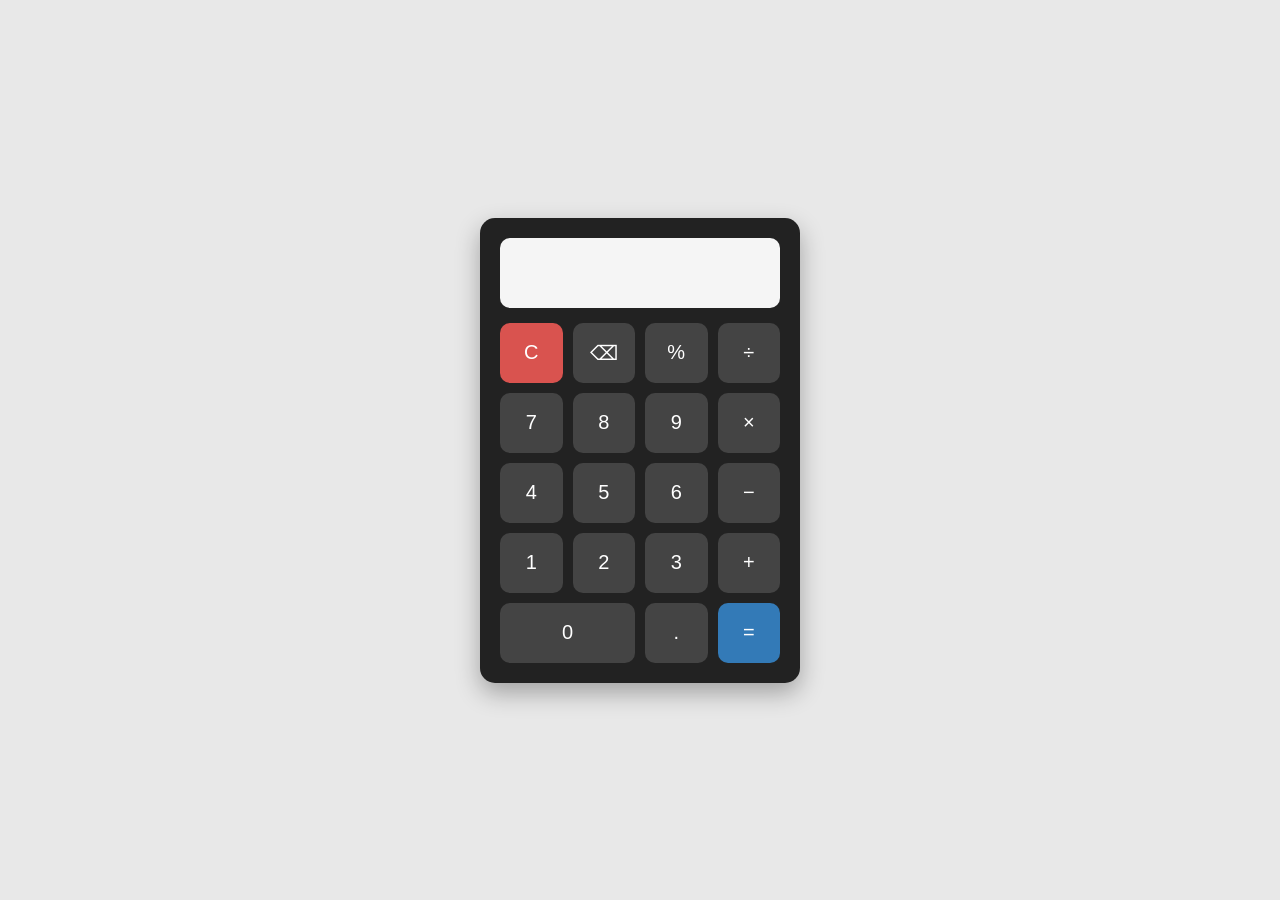
<file: calculator/index.html>
<!DOCTYPE html>
<html lang="en">
<head>
    <meta charset="UTF-8">
    <meta name="viewport" content="width=device-width, initial-scale=1.0">
    <title>Calculator</title>
    <link rel="stylesheet" href="style.css">
</head>
<body>

    <div class="calculator">

        <input type="text" id="display" readonly>

        <div class="buttons">
            <button onclick="clearDisplay()" class="clear">C</button>
            <button onclick="deleteLast()">⌫</button>
            <button onclick="appendValue('%')">%</button>
            <button onclick="appendValue('/')">÷</button>

            <button onclick="appendValue('7')">7</button>
            <button onclick="appendValue('8')">8</button>
            <button onclick="appendValue('9')">9</button>
            <button onclick="appendValue('*')">×</button>

            <button onclick="appendValue('4')">4</button>
            <button onclick="appendValue('5')">5</button>
            <button onclick="appendValue('6')">6</button>
            <button onclick="appendValue('-')">−</button>

            <button onclick="appendValue('1')">1</button>
            <button onclick="appendValue('2')">2</button>
            <button onclick="appendValue('3')">3</button>
            <button onclick="appendValue('+')">+</button>

            <button onclick="appendValue('0')" class="zero">0</button>
            <button onclick="appendValue('.')">.</button>
            <button onclick="calculate()" class="equals">=</button>
        </div>

    </div>

    <script src="script.js"></script>
</body>
</html>
</file>
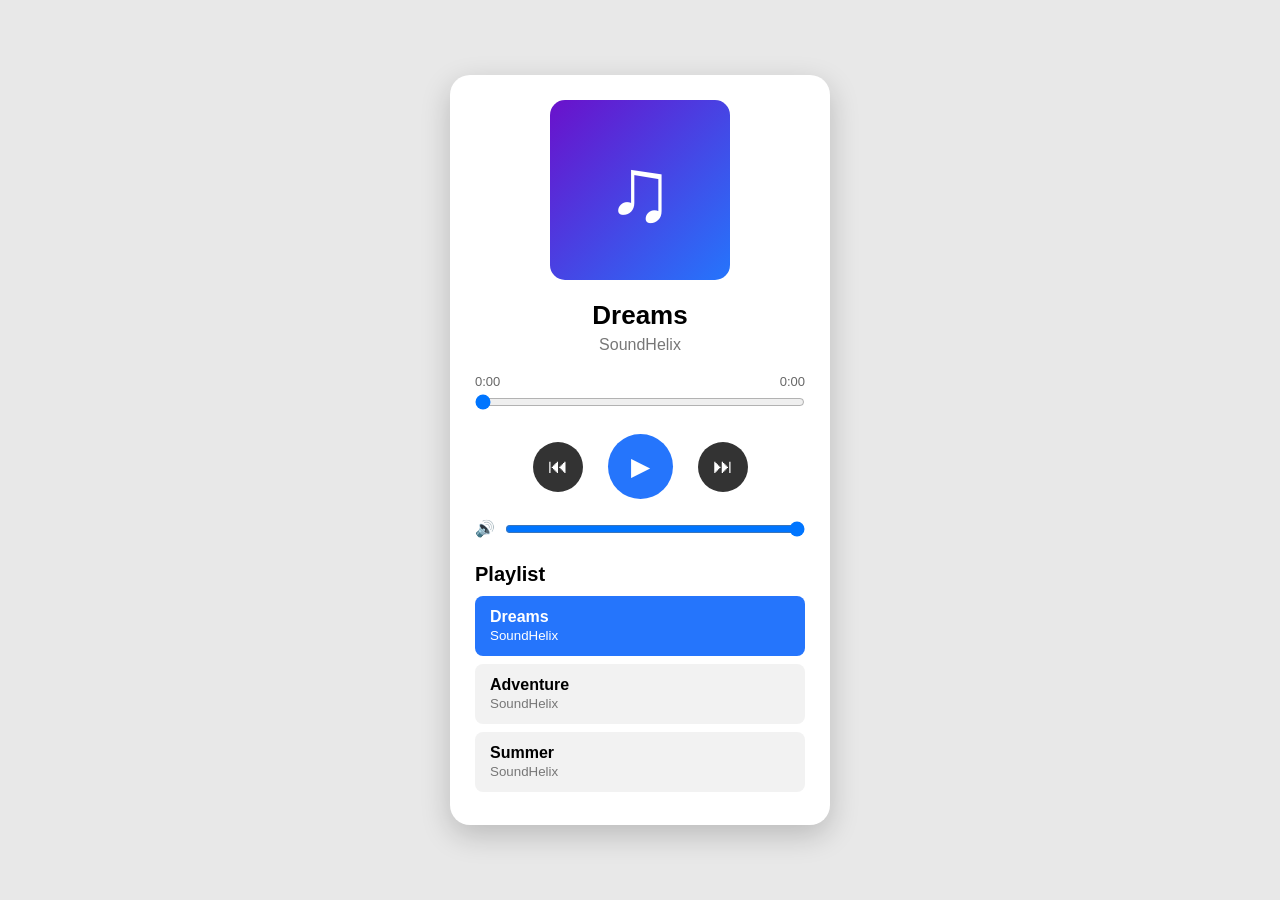
<file: music-player/index.html>
<!DOCTYPE html>
<html lang="en">
<head>
    <meta charset="UTF-8">
    <meta name="viewport" content="width=device-width, initial-scale=1.0">
    <title>Music Player</title>
    <link rel="stylesheet" href="style.css">
</head>
<body>

    <div class="music-player">

        <div class="album">
            <div class="music-icon">♫</div>
        </div>

        <h1 id="song-title">Dreams</h1>
        <p id="artist">SoundHelix</p>

        <div class="time">
            <span id="current-time">0:00</span>
            <span id="duration">0:00</span>
        </div>

        <input type="range" id="progress" value="0" min="0" max="100">

        <div class="controls">
            <button id="prev">⏮</button>
            <button id="play">▶</button>
            <button id="next">⏭</button>
        </div>

        <div class="volume-container">
            <span>🔊</span>
            <input type="range" id="volume" min="0" max="1" step="0.01" value="1">
        </div>

        <div class="playlist">
            <h2>Playlist</h2>

            <div class="song active" data-index="0">
                <span>Dreams</span>
                <small>SoundHelix</small>
            </div>

            <div class="song" data-index="1">
                <span>Adventure</span>
                <small>SoundHelix</small>
            </div>

            <div class="song" data-index="2">
                <span>Summer</span>
                <small>SoundHelix</small>
            </div>
        </div>

    </div>

    <script src="script.js"></script>
</body>
</html>
</file>
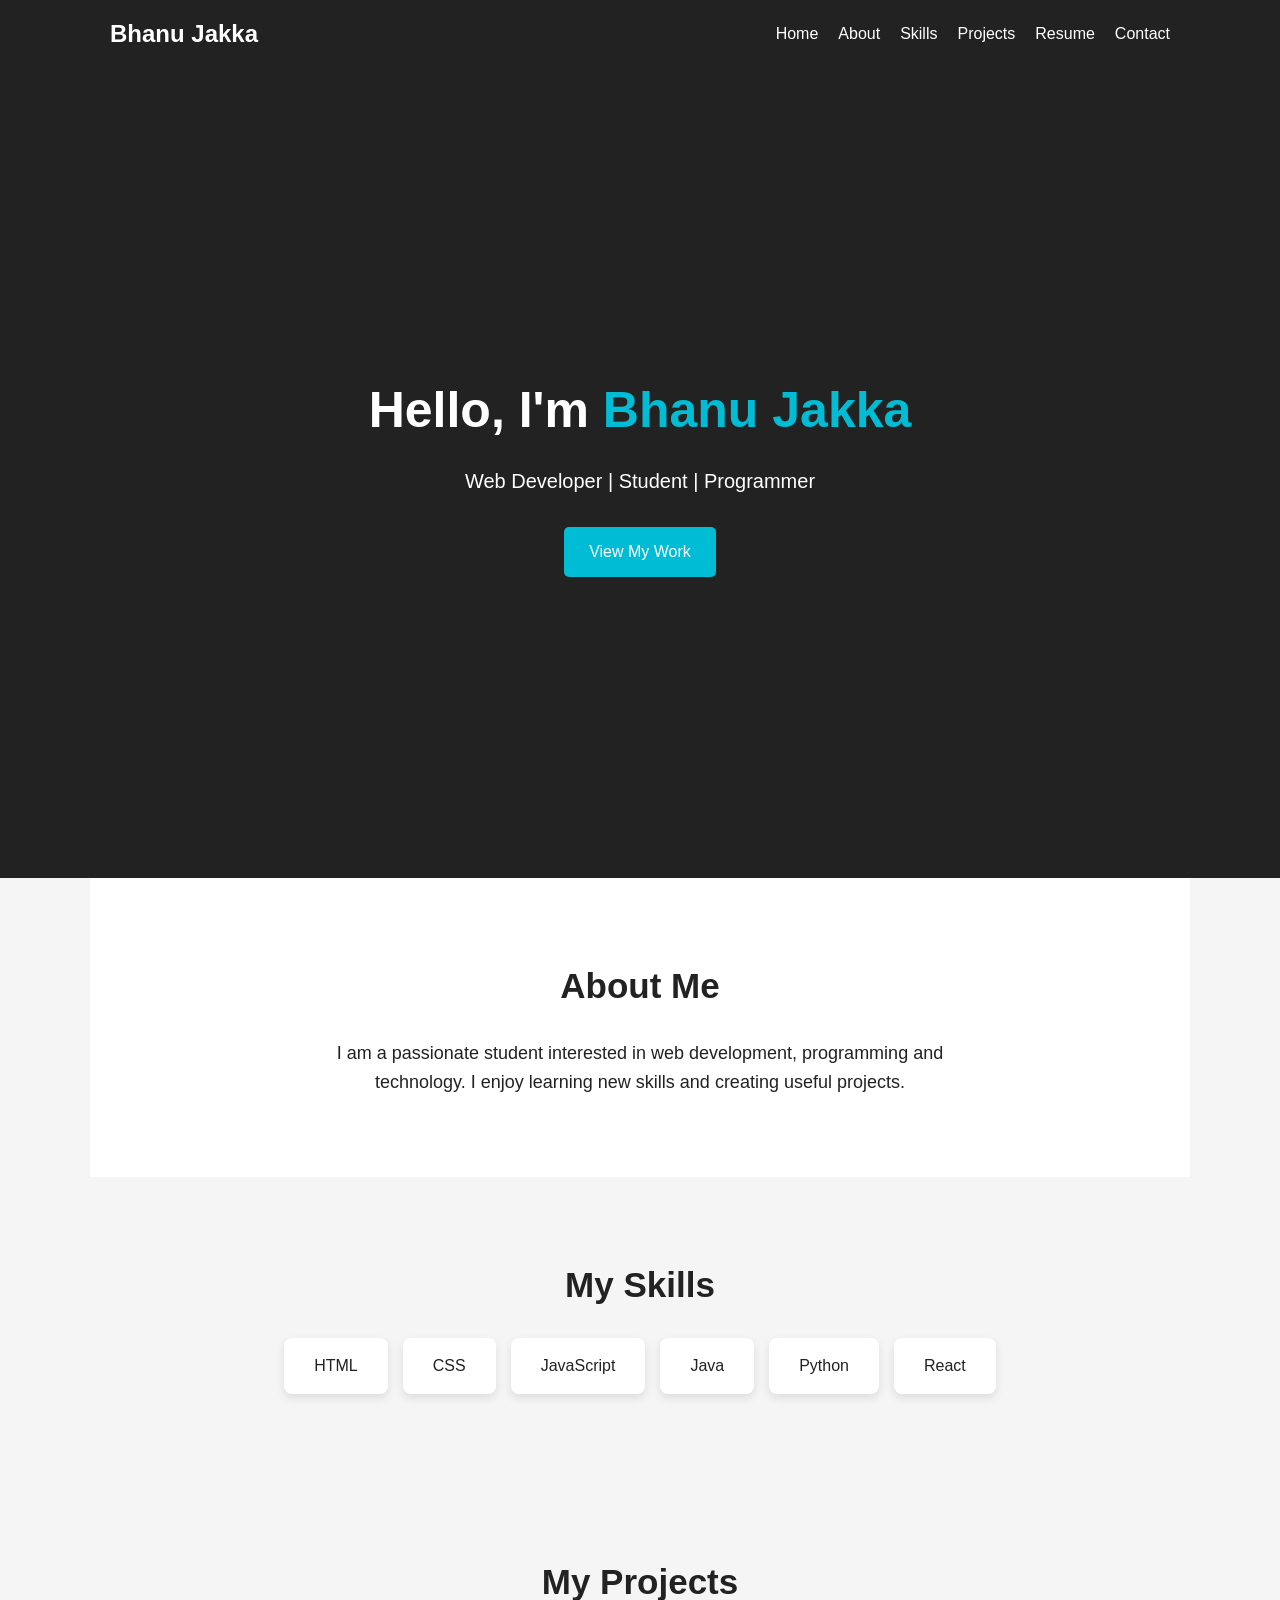
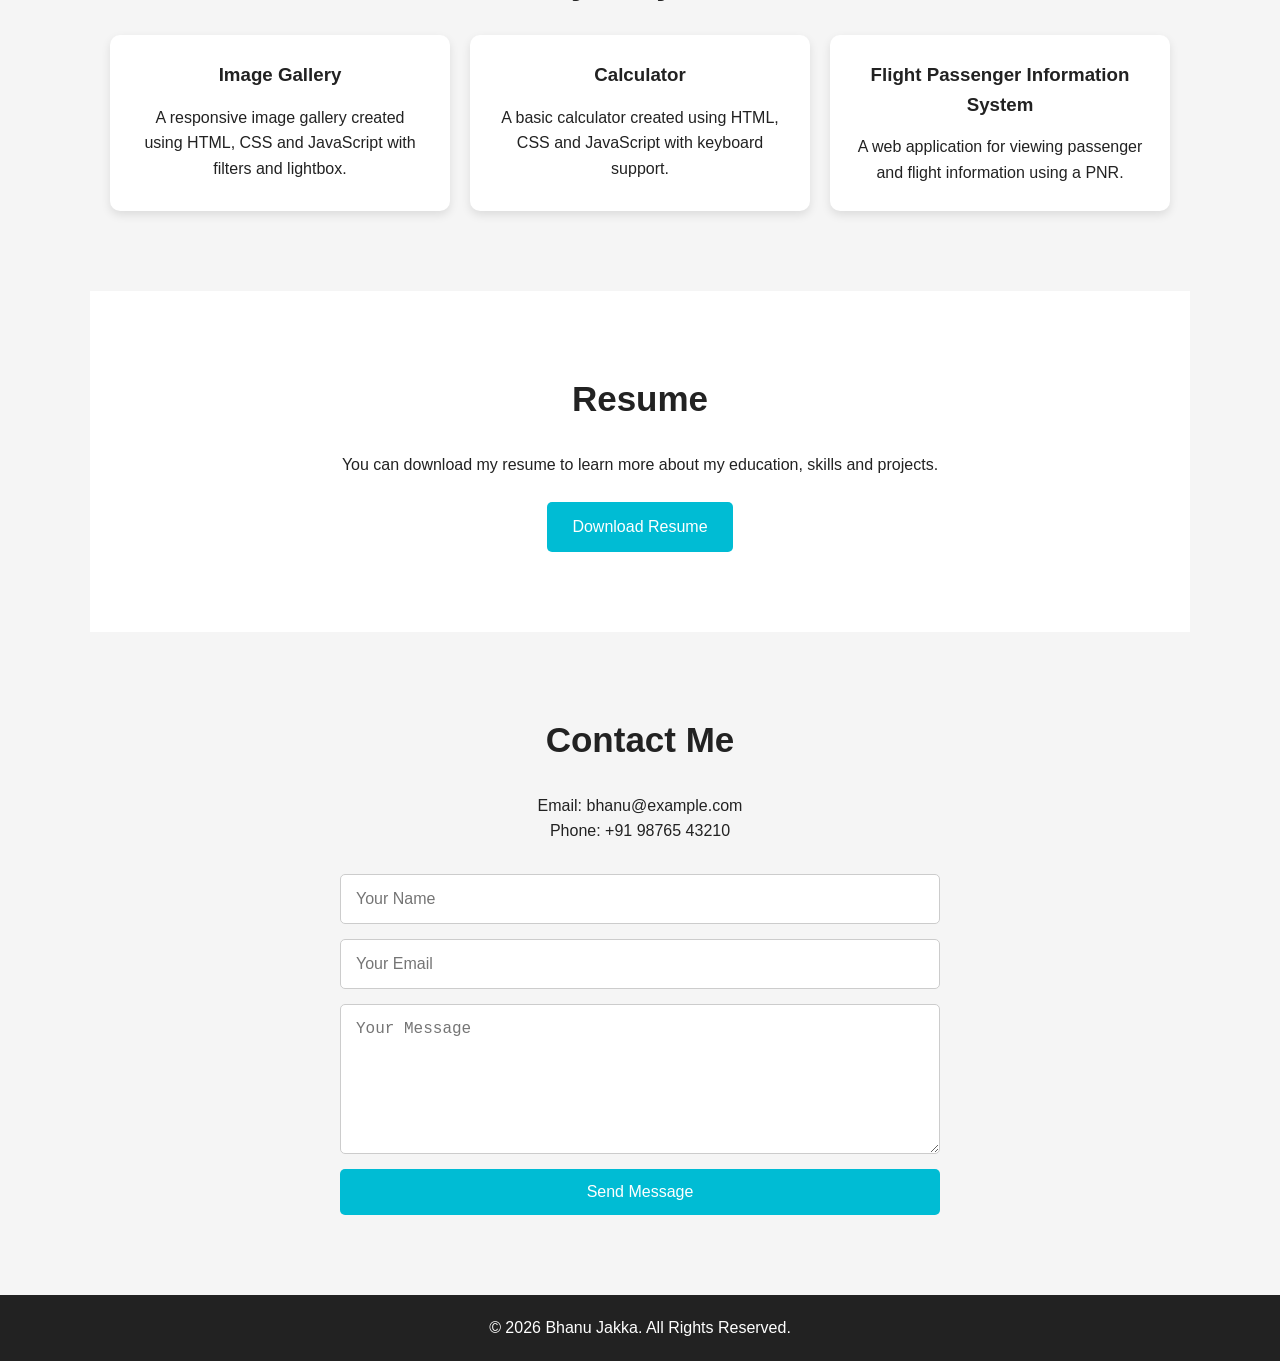
<file: portfolio/index.html>
<!DOCTYPE html>
<html lang="en">
<head>
    <meta charset="UTF-8">
    <meta name="viewport" content="width=device-width, initial-scale=1.0">
    <title>Bhanu Jakka | Portfolio</title>
    <link rel="stylesheet" href="style.css">
</head>
<body>

    <header>
        <nav>
            <h2>Bhanu Jakka</h2>

            <ul>
                <li><a href="#home">Home</a></li>
                <li><a href="#about">About</a></li>
                <li><a href="#skills">Skills</a></li>
                <li><a href="#projects">Projects</a></li>
                <li><a href="#resume">Resume</a></li>
                <li><a href="#contact">Contact</a></li>
            </ul>
        </nav>
    </header>

    <section id="home" class="hero">
        <div>
            <h1>Hello, I'm <span>Bhanu Jakka</span></h1>
            <p>Web Developer | Student | Programmer</p>
            <a href="#projects" class="button">View My Work</a>
        </div>
    </section>

    <section id="about">
        <h2>About Me</h2>
        <p>
            I am a passionate student interested in web development,
            programming and technology. I enjoy learning new skills
            and creating useful projects.
        </p>
    </section>

    <section id="skills">
        <h2>My Skills</h2>

        <div class="skills-container">
            <div class="skill">HTML</div>
            <div class="skill">CSS</div>
            <div class="skill">JavaScript</div>
            <div class="skill">Java</div>
            <div class="skill">Python</div>
            <div class="skill">React</div>
        </div>
    </section>

    <section id="projects">
        <h2>My Projects</h2>

        <div class="projects-container">

            <div class="project">
                <h3>Image Gallery</h3>
                <p>
                    A responsive image gallery created using HTML,
                    CSS and JavaScript with filters and lightbox.
                </p>
            </div>

            <div class="project">
                <h3>Calculator</h3>
                <p>
                    A basic calculator created using HTML, CSS
                    and JavaScript with keyboard support.
                </p>
            </div>

            <div class="project">
                <h3>Flight Passenger Information System</h3>
                <p>
                    A web application for viewing passenger and
                    flight information using a PNR.
                </p>
            </div>

        </div>
    </section>

    <section id="resume">
        <h2>Resume</h2>
        <p>
            You can download my resume to learn more about my
            education, skills and projects.
        </p>

        <a href="#" class="button">Download Resume</a>
    </section>

    <section id="contact">
        <h2>Contact Me</h2>

        <p>Email: bhanu@example.com</p>
        <p>Phone: +91 98765 43210</p>

        <form>
            <input type="text" placeholder="Your Name" required>
            <input type="email" placeholder="Your Email" required>
            <textarea placeholder="Your Message" required></textarea>
            <button type="submit">Send Message</button>
        </form>
    </section>

    <footer>
        <p>© 2026 Bhanu Jakka. All Rights Reserved.</p>
    </footer>

    <script src="script.js"></script>
</body>
</html>
</file>
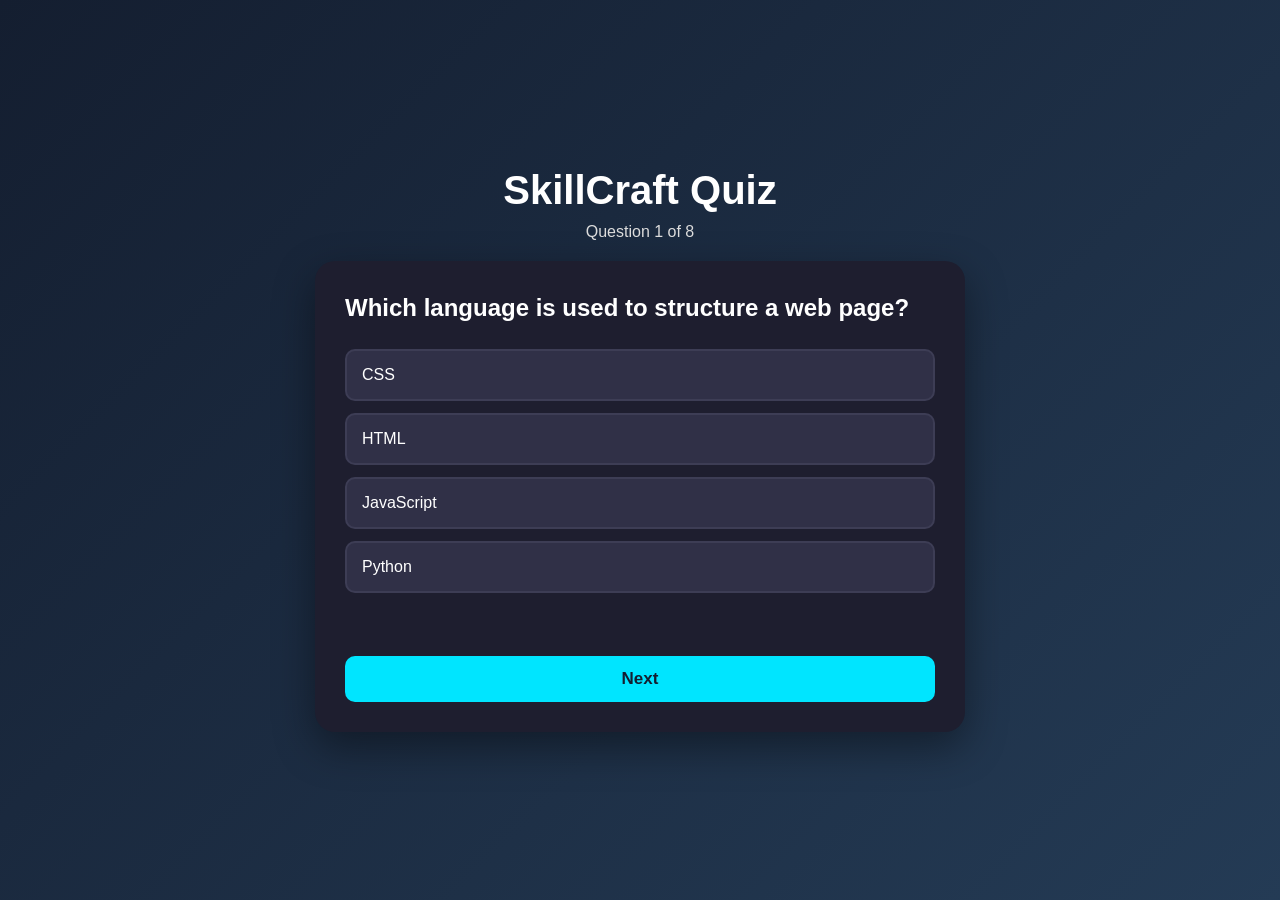
<file: quiz/index.html>
<!DOCTYPE html>
<html lang="en">
<head>
    <meta charset="UTF-8">
    <meta name="viewport" content="width=device-width, initial-scale=1.0">
    <title>SkillCraft Quiz Game</title>
    <link rel="stylesheet" href="style.css">
</head>

<body>

    <div class="quiz-container">

        <div class="quiz-header">
            <h1>SkillCraft Quiz</h1>
            <p id="progress">Question 1 of 8</p>
        </div>

        <div class="quiz-box">

            <h2 id="question">Question goes here</h2>

            <div id="options"></div>

            <div id="feedback"></div>

            <button id="nextBtn">Next</button>

        </div>

        <div id="result" class="result">

            <h2>Quiz Completed!</h2>

            <p id="score"></p>

            <button id="restartBtn">Restart Quiz</button>

        </div>

    </div>

    <script src="script.js"></script>

</body>
</html>
</file>
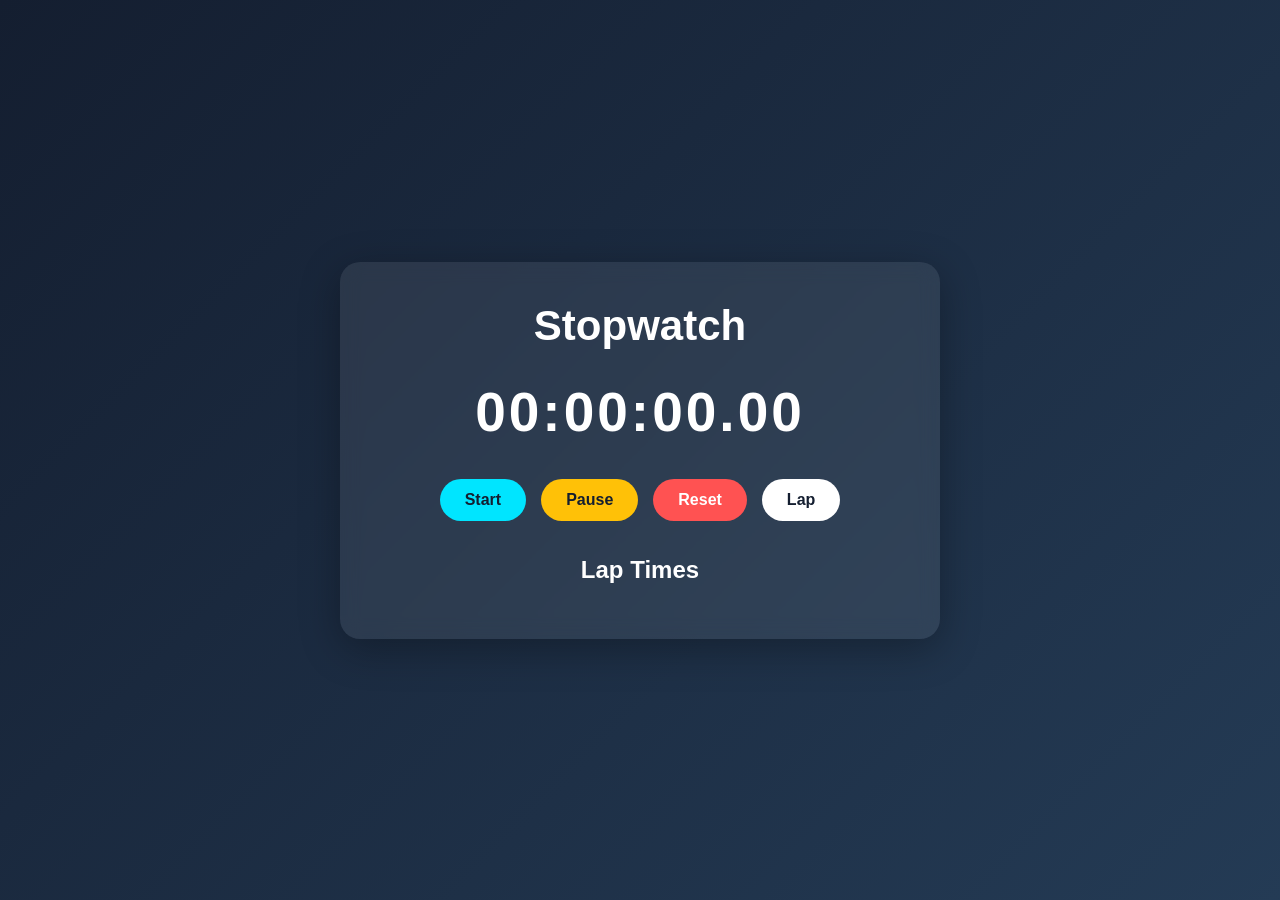
<file: stopwatch/index.html>
<!DOCTYPE html>
<html lang="en">
<head>
    <meta charset="UTF-8">
    <meta name="viewport" content="width=device-width, initial-scale=1.0">
    <title>SkillCraft Stopwatch</title>
    <link rel="stylesheet" href="style.css">
</head>

<body>

    <div class="stopwatch-container">

        <h1>Stopwatch</h1>

        <div class="display" id="display">
            00:00:00.00
        </div>

        <div class="buttons">
            <button id="startBtn">Start</button>
            <button id="pauseBtn">Pause</button>
            <button id="resetBtn">Reset</button>
            <button id="lapBtn">Lap</button>
        </div>

        <div class="laps-container">
            <h2>Lap Times</h2>
            <ul id="laps"></ul>
        </div>

    </div>

    <script src="script.js"></script>
</body>
</html>
</file>
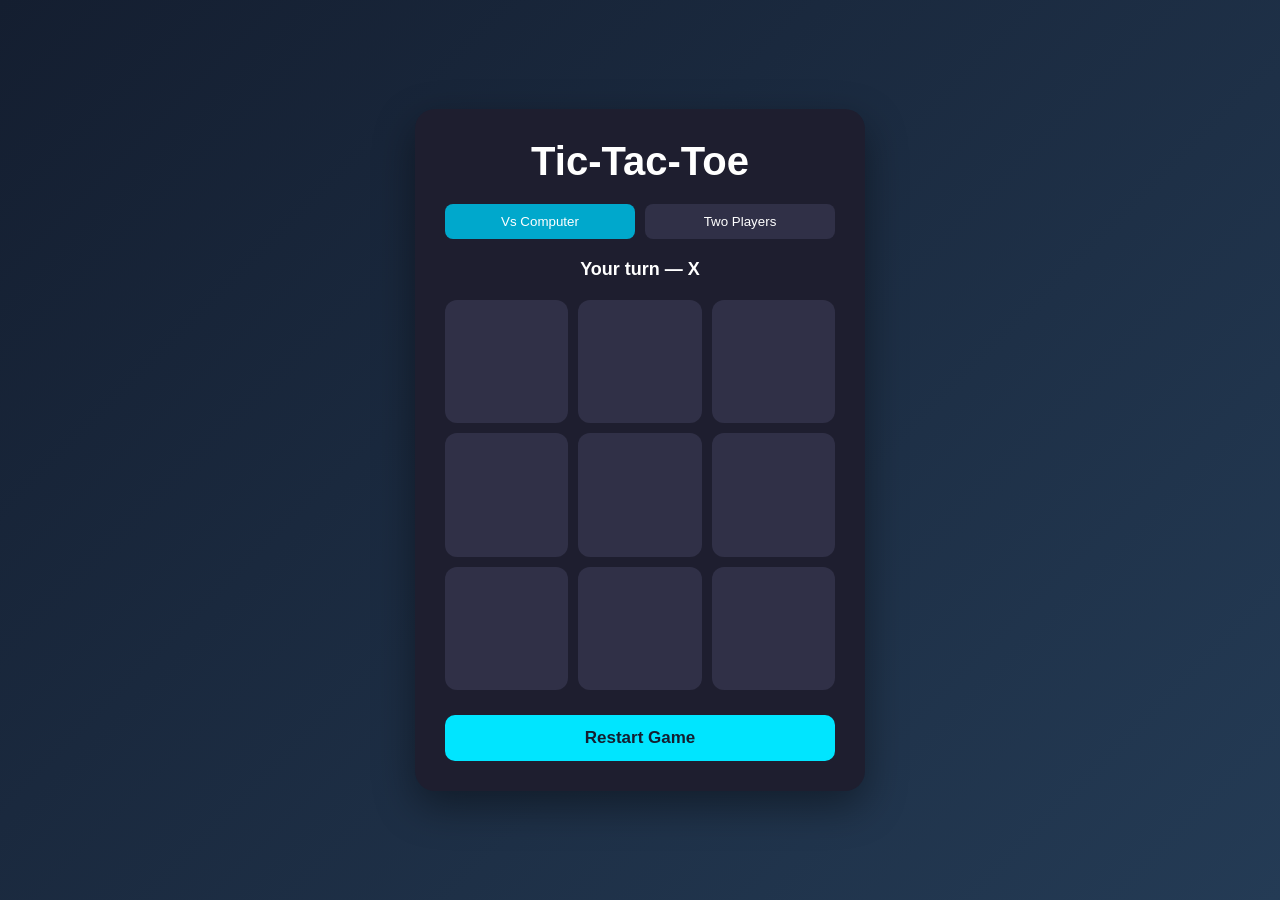
<file: tic-tac-toe/index.html>
<!DOCTYPE html>
<html lang="en">
<head>
    <meta charset="UTF-8">
    <meta name="viewport" content="width=device-width, initial-scale=1.0">
    <title>SkillCraft Tic-Tac-Toe</title>
    <link rel="stylesheet" href="style.css">
</head>

<body>

    <div class="game-container">

        <h1>Tic-Tac-Toe</h1>

        <div class="mode-buttons">
            <button id="computerBtn" class="active">Vs Computer</button>
            <button id="playerBtn">Two Players</button>
        </div>

        <p id="status">Your turn — X</p>

        <div class="board" id="board">

            <button class="cell" data-index="0"></button>
            <button class="cell" data-index="1"></button>
            <button class="cell" data-index="2"></button>

            <button class="cell" data-index="3"></button>
            <button class="cell" data-index="4"></button>
            <button class="cell" data-index="5"></button>

            <button class="cell" data-index="6"></button>
            <button class="cell" data-index="7"></button>
            <button class="cell" data-index="8"></button>

        </div>

        <button id="restartBtn" class="restart">
            Restart Game
        </button>

    </div>

    <script src="script.js"></script>
</body>
</html>
</file>
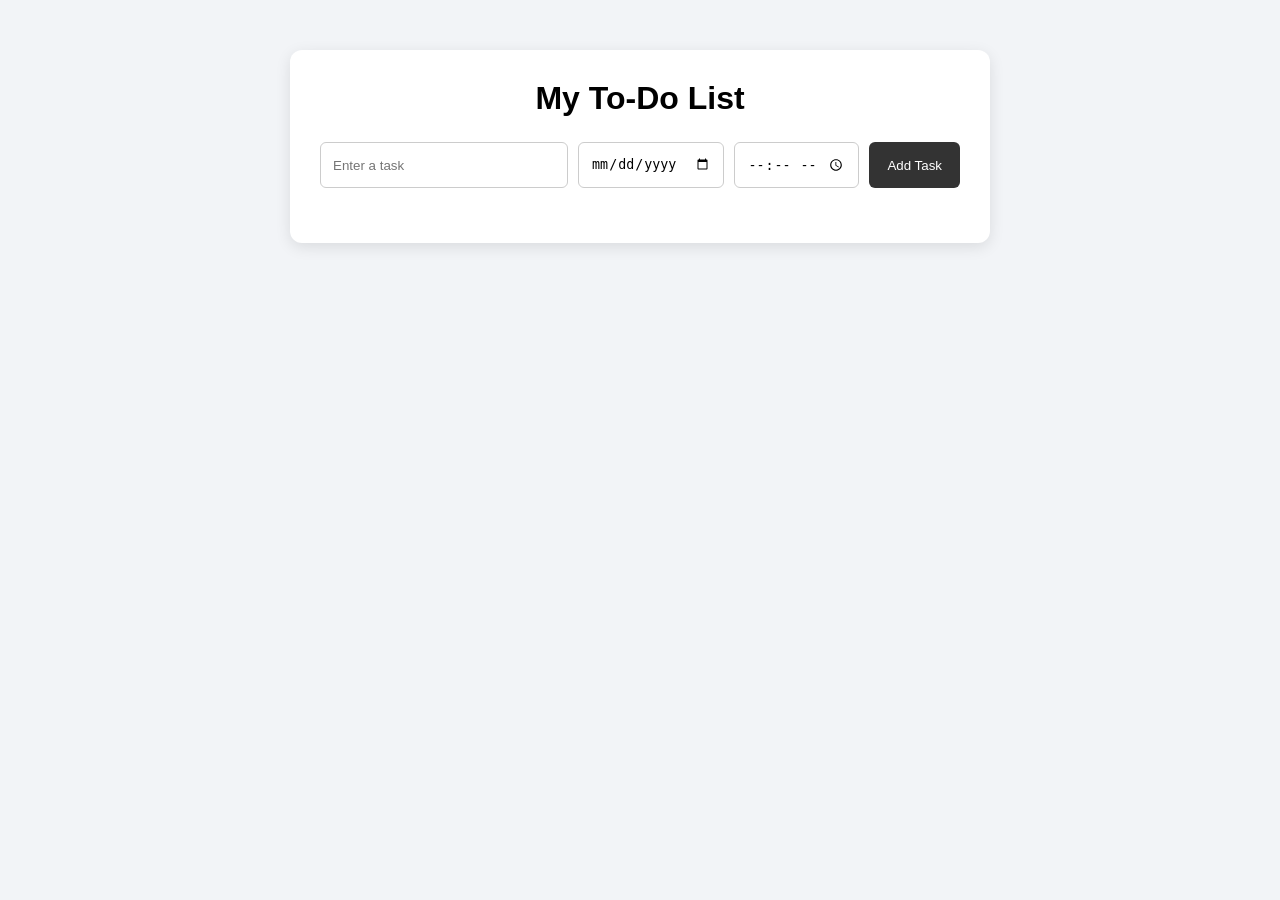
<file: to-do-list/index.html>
<!DOCTYPE html>
<html lang="en">
<head>
    <meta charset="UTF-8">
    <meta name="viewport" content="width=device-width, initial-scale=1.0">
    <title>To-Do App</title>
    <link rel="stylesheet" href="style.css">
</head>
<body>

    <div class="container">
        <h1>My To-Do List</h1>

        <div class="task-input">
            <input type="text" id="taskInput" placeholder="Enter a task">
            <input type="date" id="taskDate">
            <input type="time" id="taskTime">
            <button id="addTaskBtn">Add Task</button>
        </div>

        <ul id="taskList"></ul>
    </div>

    <script src="script.js"></script>
</body>
</html>
</file>
<file: calculator/style.css>
* {
    box-sizing: border-box;
    margin: 0;
    padding: 0;
}

body {
    min-height: 100vh;
    display: flex;
    justify-content: center;
    align-items: center;
    background: #e8e8e8;
    font-family: Arial, sans-serif;
}

.calculator {
    width: 320px;
    background: #222;
    padding: 20px;
    border-radius: 15px;
    box-shadow: 0 10px 25px rgba(0, 0, 0, 0.3);
}

#display {
    width: 100%;
    height: 70px;
    margin-bottom: 15px;
    padding: 10px;
    border: none;
    border-radius: 10px;
    background: #f5f5f5;
    text-align: right;
    font-size: 30px;
    color: #222;
}

.buttons {
    display: grid;
    grid-template-columns: repeat(4, 1fr);
    gap: 10px;
}

button {
    height: 60px;
    border: none;
    border-radius: 10px;
    background: #444;
    color: white;
    font-size: 20px;
    cursor: pointer;
    transition: 0.2s;
}

button:hover {
    background: #666;
}

button:active {
    transform: scale(0.95);
}

.clear {
    background: #d9534f;
}

.clear:hover {
    background: #c9302c;
}

.equals {
    background: #337ab7;
}

.equals:hover {
    background: #286090;
}

.zero {
    grid-column: span 2;
}
</file>
<file: music-player/style.css>
* {
    margin: 0;
    padding: 0;
    box-sizing: border-box;
}

body {
    min-height: 100vh;
    display: flex;
    justify-content: center;
    align-items: center;
    background: #e8e8e8;
    font-family: Arial, sans-serif;
    padding: 30px;
}

.music-player {
    width: 380px;
    background: white;
    padding: 25px;
    border-radius: 20px;
    box-shadow: 0 10px 30px rgba(0, 0, 0, 0.2);
    text-align: center;
}

.album {
    width: 180px;
    height: 180px;
    margin: 0 auto 20px;
    border-radius: 15px;
    background: linear-gradient(135deg, #6a11cb, #2575fc);
    display: flex;
    justify-content: center;
    align-items: center;
}

.music-icon {
    font-size: 90px;
    color: white;
}

#song-title {
    font-size: 26px;
    margin-bottom: 5px;
}

#artist {
    color: #777;
    margin-bottom: 20px;
}

.time {
    display: flex;
    justify-content: space-between;
    font-size: 13px;
    color: #666;
    margin-bottom: 5px;
}

#progress {
    width: 100%;
    cursor: pointer;
}

.controls {
    display: flex;
    justify-content: center;
    align-items: center;
    gap: 25px;
    margin: 20px 0;
}

.controls button {
    width: 50px;
    height: 50px;
    border: none;
    border-radius: 50%;
    background: #333;
    color: white;
    font-size: 20px;
    cursor: pointer;
    transition: 0.3s;
}

.controls button:hover {
    background: #555;
    transform: scale(1.08);
}

#play {
    width: 65px;
    height: 65px;
    background: #2575fc;
    font-size: 25px;
}

#play:hover {
    background: #125dcc;
}

.volume-container {
    display: flex;
    align-items: center;
    gap: 10px;
    margin: 15px 0 25px;
}

#volume {
    width: 100%;
    cursor: pointer;
}

.playlist {
    text-align: left;
}

.playlist h2 {
    font-size: 20px;
    margin-bottom: 10px;
}

.song {
    padding: 12px 15px;
    margin-bottom: 8px;
    border-radius: 8px;
    background: #f2f2f2;
    cursor: pointer;
    transition: 0.3s;
}

.song span {
    display: block;
    font-weight: bold;
}

.song small {
    color: #777;
}

.song:hover {
    background: #ddd;
}

.song.active {
    background: #2575fc;
    color: white;
}

.song.active small {
    color: white;
}

@media (max-width: 450px) {
    .music-player {
        width: 100%;
    }

    .album {
        width: 150px;
        height: 150px;
    }

    .music-icon {
        font-size: 70px;
    }
}
</file>
<file: portfolio/style.css>
* {
    margin: 0;
    padding: 0;
    box-sizing: border-box;
}

html {
    scroll-behavior: smooth;
}

body {
    font-family: Arial, sans-serif;
    line-height: 1.6;
    background: #f5f5f5;
    color: #222;
}

header {
    background: #222;
    color: white;
    position: sticky;
    top: 0;
    z-index: 1000;
}

nav {
    max-width: 1100px;
    margin: auto;
    padding: 15px 20px;
    display: flex;
    justify-content: space-between;
    align-items: center;
}

nav h2 {
    font-size: 24px;
}

nav ul {
    display: flex;
    list-style: none;
    gap: 20px;
}

nav a {
    color: white;
    text-decoration: none;
    transition: 0.3s;
}

nav a:hover {
    color: #00bcd4;
}

section {
    max-width: 1100px;
    margin: auto;
    padding: 80px 20px;
    text-align: center;
}

.hero {
    min-height: 90vh;
    max-width: none;
    display: flex;
    justify-content: center;
    align-items: center;
    background: #222;
    color: white;
}

.hero h1 {
    font-size: 50px;
    margin-bottom: 15px;
    animation: fadeIn 1s ease;
}

.hero h1 span {
    color: #00bcd4;
}

.hero p {
    font-size: 20px;
    margin-bottom: 30px;
}

.button {
    display: inline-block;
    padding: 12px 25px;
    background: #00bcd4;
    color: white;
    text-decoration: none;
    border-radius: 5px;
    transition: 0.3s;
}

.button:hover {
    background: #0097a7;
    transform: translateY(-3px);
}

section h2 {
    font-size: 35px;
    margin-bottom: 25px;
}

#about {
    background: white;
}

#about p {
    max-width: 700px;
    margin: auto;
    font-size: 18px;
}

.skills-container {
    display: flex;
    justify-content: center;
    flex-wrap: wrap;
    gap: 15px;
}

.skill {
    padding: 15px 30px;
    background: white;
    border-radius: 8px;
    box-shadow: 0 4px 10px rgba(0, 0, 0, 0.1);
    transition: 0.3s;
}

.skill:hover {
    transform: translateY(-8px);
}

.projects-container {
    display: grid;
    grid-template-columns: repeat(3, 1fr);
    gap: 20px;
}

.project {
    background: white;
    padding: 25px;
    border-radius: 10px;
    box-shadow: 0 4px 10px rgba(0, 0, 0, 0.1);
    transition: 0.3s;
}

.project:hover {
    transform: translateY(-8px);
}

.project h3 {
    margin-bottom: 15px;
}

#resume {
    background: white;
}

#resume p {
    margin-bottom: 25px;
}

form {
    max-width: 600px;
    margin: 30px auto 0;
    display: flex;
    flex-direction: column;
    gap: 15px;
}

form input,
form textarea {
    padding: 15px;
    border: 1px solid #ccc;
    border-radius: 5px;
    font-size: 16px;
}

form textarea {
    height: 150px;
    resize: vertical;
}

form button {
    padding: 14px;
    border: none;
    border-radius: 5px;
    background: #00bcd4;
    color: white;
    font-size: 16px;
    cursor: pointer;
    transition: 0.3s;
}

form button:hover {
    background: #0097a7;
}

footer {
    background: #222;
    color: white;
    text-align: center;
    padding: 20px;
}

@keyframes fadeIn {
    from {
        opacity: 0;
        transform: translateY(20px);
    }

    to {
        opacity: 1;
        transform: translateY(0);
    }
}

@media (max-width: 800px) {
    nav {
        flex-direction: column;
        gap: 15px;
    }

    nav ul {
        flex-wrap: wrap;
        justify-content: center;
    }

    .hero h1 {
        font-size: 38px;
    }

    .projects-container {
        grid-template-columns: 1fr;
    }
}

@media (max-width: 500px) {
    nav ul {
        gap: 10px;
        font-size: 14px;
    }

    .hero h1 {
        font-size: 32px;
    }

    .hero p {
        font-size: 17px;
    }

    section {
        padding: 60px 15px;
    }
}
</file>
<file: quiz/style.css>
* {
    margin: 0;
    padding: 0;
    box-sizing: border-box;
}

body {
    min-height: 100vh;

    display: flex;
    justify-content: center;
    align-items: center;

    padding: 20px;

    font-family: Arial, sans-serif;

    background: linear-gradient(135deg, #141e30, #243b55);

    color: white;
}

.quiz-container {
    width: 100%;
    max-width: 650px;
}

.quiz-header {
    text-align: center;
    margin-bottom: 20px;
}

.quiz-header h1 {
    font-size: 40px;
    margin-bottom: 10px;
}

.quiz-header p {
    font-size: 16px;
    color: #dcdcdc;
}

.quiz-box,
.result {
    background-color: #1e1e2f;

    padding: 30px;

    border-radius: 20px;

    box-shadow: 0 15px 40px rgba(0, 0, 0, 0.4);
}

.quiz-box h2 {
    font-size: 24px;

    margin-bottom: 25px;

    line-height: 1.4;
}

#options {
    display: flex;
    flex-direction: column;

    gap: 12px;
}

.option {
    width: 100%;

    padding: 15px;

    border: 2px solid #3d3d55;

    border-radius: 10px;

    background-color: #303047;

    color: white;

    text-align: left;

    font-size: 16px;

    cursor: pointer;

    transition: 0.2s;
}

.option:hover {
    border-color: #00e5ff;

    transform: translateX(3px);
}

.option.selected {
    background-color: #007f99;

    border-color: #00e5ff;
}

.option.correct {
    background-color: #27ae60;

    border-color: #27ae60;
}

.option.wrong {
    background-color: #e74c3c;

    border-color: #e74c3c;
}

.option:disabled {
    cursor: default;
}

.option:disabled:hover {
    transform: none;
}

#options input {
    width: 100%;

    padding: 15px;

    border: 2px solid #3d3d55;

    border-radius: 10px;

    outline: none;

    background-color: #303047;

    color: white;

    font-size: 16px;
}

#options input:focus {
    border-color: #00e5ff;
}

#options input:disabled {
    opacity: 0.8;
}

#feedback {
    min-height: 25px;

    margin-top: 18px;

    font-size: 16px;

    font-weight: bold;

    line-height: 1.5;
}

.correct-text {
    color: #2ecc71;
}

.wrong-text {
    color: #ff7675;
}

#nextBtn,
#restartBtn {
    width: 100%;

    margin-top: 20px;

    padding: 13px;

    border: none;

    border-radius: 10px;

    background-color: #00e5ff;

    color: #141e30;

    font-size: 17px;

    font-weight: bold;

    cursor: pointer;

    transition: 0.2s;
}

#nextBtn:hover,
#restartBtn:hover {
    transform: translateY(-2px);

    opacity: 0.85;
}

#nextBtn:disabled {
    opacity: 0.6;

    cursor: default;

    transform: none;
}

.result {
    display: none;

    text-align: center;
}

.result h2 {
    font-size: 32px;

    margin-bottom: 15px;
}

.result p {
    font-size: 20px;
}

@media (max-width: 600px) {

    .quiz-header h1 {
        font-size: 32px;
    }

    .quiz-box,
    .result {
        padding: 22px;
    }

    .quiz-box h2 {
        font-size: 20px;
    }

    .option {
        font-size: 15px;
    }
}
</file>
<file: stopwatch/style.css>
* {
    margin: 0;
    padding: 0;
    box-sizing: border-box;
}

body {
    min-height: 100vh;
    font-family: Arial, sans-serif;

    display: flex;
    justify-content: center;
    align-items: center;

    background: linear-gradient(135deg, #141e30, #243b55);
    color: white;

    padding: 20px;
}

.stopwatch-container {
    width: 100%;
    max-width: 600px;
    padding: 40px 30px;

    text-align: center;

    background: rgba(255, 255, 255, 0.08);
    border-radius: 20px;

    box-shadow: 0 10px 40px rgba(0, 0, 0, 0.3);
    backdrop-filter: blur(10px);
}

h1 {
    font-size: 42px;
    margin-bottom: 30px;
}

.display {
    font-size: 55px;
    font-weight: bold;
    letter-spacing: 3px;

    margin-bottom: 35px;
}

.buttons {
    display: flex;
    justify-content: center;
    flex-wrap: wrap;
    gap: 15px;
}

button {
    border: none;
    padding: 12px 25px;

    font-size: 16px;
    font-weight: bold;

    border-radius: 25px;
    cursor: pointer;

    transition: 0.3s;
}

button:hover {
    transform: translateY(-3px);
    opacity: 0.85;
}

#startBtn {
    background-color: #00e5ff;
    color: #141e30;
}

#pauseBtn {
    background-color: #ffc107;
    color: #141e30;
}

#resetBtn {
    background-color: #ff5252;
    color: white;
}

#lapBtn {
    background-color: #ffffff;
    color: #141e30;
}

.laps-container {
    margin-top: 35px;
}

.laps-container h2 {
    margin-bottom: 15px;
}

#laps {
    list-style: none;
    max-height: 200px;
    overflow-y: auto;
}

#laps li {
    padding: 10px;
    margin-bottom: 8px;

    background: rgba(255, 255, 255, 0.1);
    border-radius: 8px;
}

@media (max-width: 600px) {

    .stopwatch-container {
        padding: 30px 20px;
    }

    h1 {
        font-size: 34px;
    }

    .display {
        font-size: 35px;
        letter-spacing: 1px;
    }

    button {
        padding: 10px 18px;
        font-size: 14px;
    }
}
</file>
<file: tic-tac-toe/style.css>
* {
    margin: 0;
    padding: 0;
    box-sizing: border-box;
}

body {
    min-height: 100vh;

    display: flex;
    justify-content: center;
    align-items: center;

    font-family: Arial, sans-serif;

    background: linear-gradient(135deg, #141e30, #243b55);
    color: white;

    padding: 20px;
}

.game-container {
    width: 100%;
    max-width: 450px;

    padding: 30px;

    text-align: center;

    background-color: #1e1e2f;

    border-radius: 20px;

    box-shadow: 0 15px 40px rgba(0, 0, 0, 0.4);
}

h1 {
    font-size: 40px;
    margin-bottom: 20px;
}

.mode-buttons {
    display: flex;
    gap: 10px;

    margin-bottom: 20px;
}

.mode-buttons button {
    flex: 1;

    padding: 10px;

    border: none;
    border-radius: 8px;

    background-color: #303047;
    color: white;

    cursor: pointer;
}

.mode-buttons button.active {
    background-color: #00a8cc;
}

#status {
    margin-bottom: 20px;

    font-size: 18px;
    font-weight: bold;
}

.board {
    display: grid;

    grid-template-columns: repeat(3, 1fr);

    gap: 10px;

    margin-bottom: 25px;
}

.cell {
    aspect-ratio: 1;

    border: none;
    border-radius: 12px;

    background-color: #303047;

    color: white;

    font-size: 50px;
    font-weight: bold;

    cursor: pointer;

    transition: 0.2s;
}

.cell:hover {
    background-color: #3d3d5a;
}

.cell.x {
    color: #00e5ff;
}

.cell.o {
    color: #ffca28;
}

.restart {
    width: 100%;

    padding: 13px;

    border: none;
    border-radius: 10px;

    background-color: #00e5ff;
    color: #141e30;

    font-size: 17px;
    font-weight: bold;

    cursor: pointer;

    transition: 0.2s;
}

.restart:hover {
    transform: translateY(-2px);
    opacity: 0.85;
}

@media (max-width: 450px) {

    .game-container {
        padding: 20px;
    }

    h1 {
        font-size: 32px;
    }

    .cell {
        font-size: 40px;
    }
}
</file>
<file: to-do-list/style.css>
* {
    margin: 0;
    padding: 0;
    box-sizing: border-box;
}

body {
    font-family: Arial, sans-serif;
    background: #f2f4f7;
    min-height: 100vh;
    display: flex;
    justify-content: center;
    align-items: flex-start;
    padding: 50px 20px;
}

.container {
    width: 100%;
    max-width: 700px;
    background: white;
    padding: 30px;
    border-radius: 12px;
    box-shadow: 0 4px 15px rgba(0, 0, 0, 0.1);
}

h1 {
    text-align: center;
    margin-bottom: 25px;
}

.task-input {
    display: flex;
    gap: 10px;
    flex-wrap: wrap;
    margin-bottom: 25px;
}

.task-input input {
    padding: 12px;
    border: 1px solid #ccc;
    border-radius: 6px;
}

#taskInput {
    flex: 1;
    min-width: 200px;
}

.task-input button {
    padding: 12px 18px;
    border: none;
    border-radius: 6px;
    background: #333;
    color: white;
    cursor: pointer;
}

.task-input button:hover {
    background: #555;
}

#taskList {
    list-style: none;
}

.task {
    display: flex;
    align-items: center;
    justify-content: space-between;
    gap: 15px;
    padding: 15px;
    margin-bottom: 10px;
    background: #f7f7f7;
    border-radius: 8px;
    border: 1px solid #ddd;
}

.task-info {
    flex: 1;
}

.task-name {
    font-size: 17px;
    font-weight: bold;
}

.task-date {
    font-size: 13px;
    color: #666;
    margin-top: 5px;
}

.completed .task-name {
    text-decoration: line-through;
    color: #888;
}

.task-buttons {
    display: flex;
    gap: 5px;
}

.task-buttons button {
    padding: 7px 10px;
    border: none;
    border-radius: 5px;
    cursor: pointer;
}

.complete-btn {
    background: #ddd;
}

.edit-btn {
    background: #ddd;
}

.delete-btn {
    background: #ddd;
}
</file>
